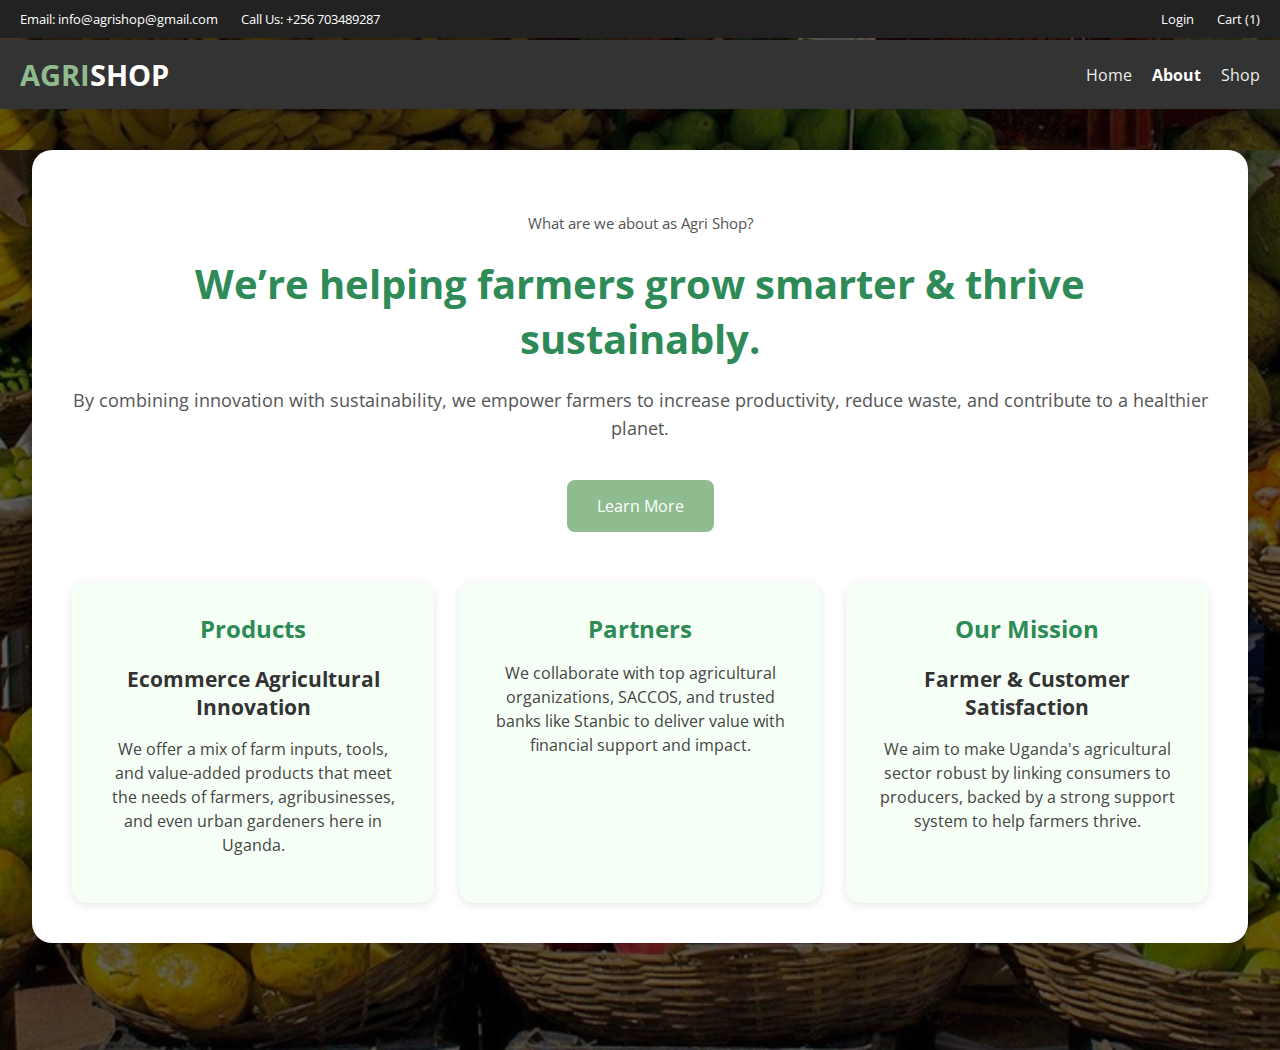
<file: about.html>
<!DOCTYPE html>
<html lang="en">
<head>
  <meta charset="UTF-8" />
  <meta name="viewport" content="width=device-width, initial-scale=1.0"/>
  <title>Agri Shop Website</title>
  <link href="https://fonts.googleapis.com/css2?family=Open+Sans:wght@400;600&display=swap" rel="stylesheet">
  <style>
    * {
      box-sizing: border-box;
    }

    body, html {
      font-family: 'Open Sans', sans-serif;
      margin: 0;
      padding: 0;
      height: 100%;
      background: linear-gradient(rgba(0, 0, 0, 0.6), rgba(0, 0, 0, 0.6)),
        url('./images/agric2.jpg') center/cover no-repeat;
      color: #fff;
      scroll-behavior: smooth;
    }

    .topbar {
      background-color: #222;
      color: #fff;
      padding: 10px 20px;
      display: flex;
      justify-content: space-between;
      align-items: center;
      font-size: 0.8em;
      position: fixed;
      top: 0;
      left: 0;
      right: 0;
      z-index: 1000;
    }

    .contact-info span {
      margin-right: 20px;
    }

    .auth-links a {
      color: #fff;
      text-decoration: none;
      margin-left: 20px;
      transition: color 0.3s ease;
    }

    .auth-links a:hover {
      color: #8fbc8f;
    }

    .navbar {
      background-color: #333;
      color: #fff;
      padding: 15px 20px;
      display: flex;
      justify-content: space-between;
      align-items: center;
      position: fixed;
      top: 40px;
      left: 0;
      right: 0;
      z-index: 999;
    }

    .logo {
      font-size: 1.8em;
      font-weight: bold;
    }

    .logo .green {
      color: #8fbc8f;
    }

    .nav-links {
      list-style: none;
      display: flex;
      gap: 20px;
      margin: 0;
    }

    .nav-links li a {
      color: #eee;
      text-decoration: none;
      transition: color 0.3s;
    }

    .nav-links li a.active,
    .nav-links li a:hover {
      color: #fff;
      font-weight: bold;
    }

    .container {
      max-width: 95%;
      margin: 150px auto 60px;
      background-color: #fff;
      color: #333;
      border-radius: 20px;
      padding: 40px;
      box-shadow: 0 0 30px rgba(0, 0, 0, 0.2);
      animation: fadeIn 1s ease;
    }

    @keyframes fadeIn {
      from { opacity: 0; transform: translateY(20px); }
      to { opacity: 1; transform: translateY(0); }
    }

    .about-intro {
      text-align: center;
    }

    .about-intro h2 {
      font-size: 2.5em;
      margin: 20px 0;
      color: #2e8b57;
    }

    .about-intro p {
      font-size: 1.1em;
      color: #555;
      line-height: 1.6;
    }

    .learn-more-link {
      display: inline-block;
      margin-top: 20px;
      padding: 15px 30px;
      background-color: #8fbc8f;
      color: #fff;
      border-radius: 8px;
      text-decoration: none;
      transition: transform 0.2s ease, background-color 0.3s;
    }

    .learn-more-link:hover {
      background-color: #6fa66f;
      transform: scale(1.05);
    }

    .stats-grid {
      display: grid;
      grid-template-columns: repeat(auto-fit, minmax(250px, 1fr));
      gap: 25px;
      margin-top: 50px;
    }

    .stat-card {
      background-color: #f5fff5;
      border-radius: 15px;
      padding: 30px;
      text-align: center;
      box-shadow: 0 2px 10px rgba(0, 0, 0, 0.1);
      transition: transform 0.3s ease, box-shadow 0.3s ease;
    }

    .stat-card:hover {
      transform: translateY(-8px);
      box-shadow: 0 8px 20px rgba(0, 0, 0, 0.2);
    }

    .stat-number {
      font-size: 1.5em;
      font-weight: bold;
      color: #2e8b57;
      margin-bottom: 10px;
    }

    .stat-title {
      font-size: 1.3em;
      color: #333;
      margin-bottom: 15px;
    }

    .stat-description {
      font-size: 1em;
      color: #444;
      line-height: 1.5;
    }

    /* Mobile nav toggle (optional bonus) */
    @media (max-width: 768px) {
      .nav-links {
        display: none;
        flex-direction: column;
        background-color: #333;
        position: absolute;
        top: 60px;
        right: 20px;
        width: 150px;
        padding: 10px;
        border-radius: 10px;
      }

      .nav-links.open {
        display: flex;
      }

      .menu-toggle {
        display: block;
        cursor: pointer;
      }
    }

    .menu-toggle {
      display: none;
      font-size: 1.5em;
      cursor: pointer;
    }
  </style>
</head>
<body>
  <header class="topbar">
    <div class="contact-info">
      <span>Email: info@agrishop@gmail.com</span>
      <span>Call Us: +256 703489287</span>
    </div>
    <div class="auth-links">
      <a href="#">Login</a>
      <a href="#">Cart (1)</a>
    </div>
  </header>

  <nav class="navbar">
    <div class="logo"><span class="green">AGRI</span>SHOP</div>
    <div class="menu-toggle" onclick="toggleMenu()">☰</div>
    <ul class="nav-links" id="navLinks">
      <li><a href="index.html">Home</a></li>
      <li><a href="about.html" class="active">About</a></li>
      <li><a href="shop.html">Shop</a></li>
    </ul>
  </nav>

  <div class="container">
    <section class="about-intro">
      <p><small>What are we about as Agri Shop? </small></p>
      <h2>We’re helping farmers grow smarter & thrive sustainably.</h2>
      <p>
        By combining innovation with sustainability, we empower farmers to increase productivity,
        reduce waste, and contribute to a healthier planet.
      </p>
      <a href="#" class="learn-more-link">Learn More</a>
    </section>

    <section class="stats-grid">
      <div class="stat-card">
        <div class="stat-number">Products</div>
        <h3 class="stat-title">Ecommerce Agricultural Innovation</h3>
        <p class="stat-description">
          We offer a mix of farm inputs, tools, and value-added products that meet the needs of
          farmers, agribusinesses, and even urban gardeners here in Uganda.
        </p>
      </div>
      <div class="stat-card">
        <div class="stat-number">Partners</div>
        <p class="stat-description">
          We collaborate with top agricultural organizations, SACCOS, and trusted banks like Stanbic
          to deliver value with financial support and impact.
        </p>
      </div>
      <div class="stat-card">
        <div class="stat-number">Our Mission</div>
        <h3 class="stat-title">Farmer & Customer Satisfaction</h3>
        <p class="stat-description">
          We aim to make Uganda's agricultural sector robust by linking consumers to producers,
          backed by a strong support system to help farmers thrive.
        </p>
      </div>
    </section>
  </div>

  <script>
    function toggleMenu() {
      const nav = document.getElementById('navLinks');
      nav.classList.toggle('open');
    }
  </script>
</body>
</html>
</file>
